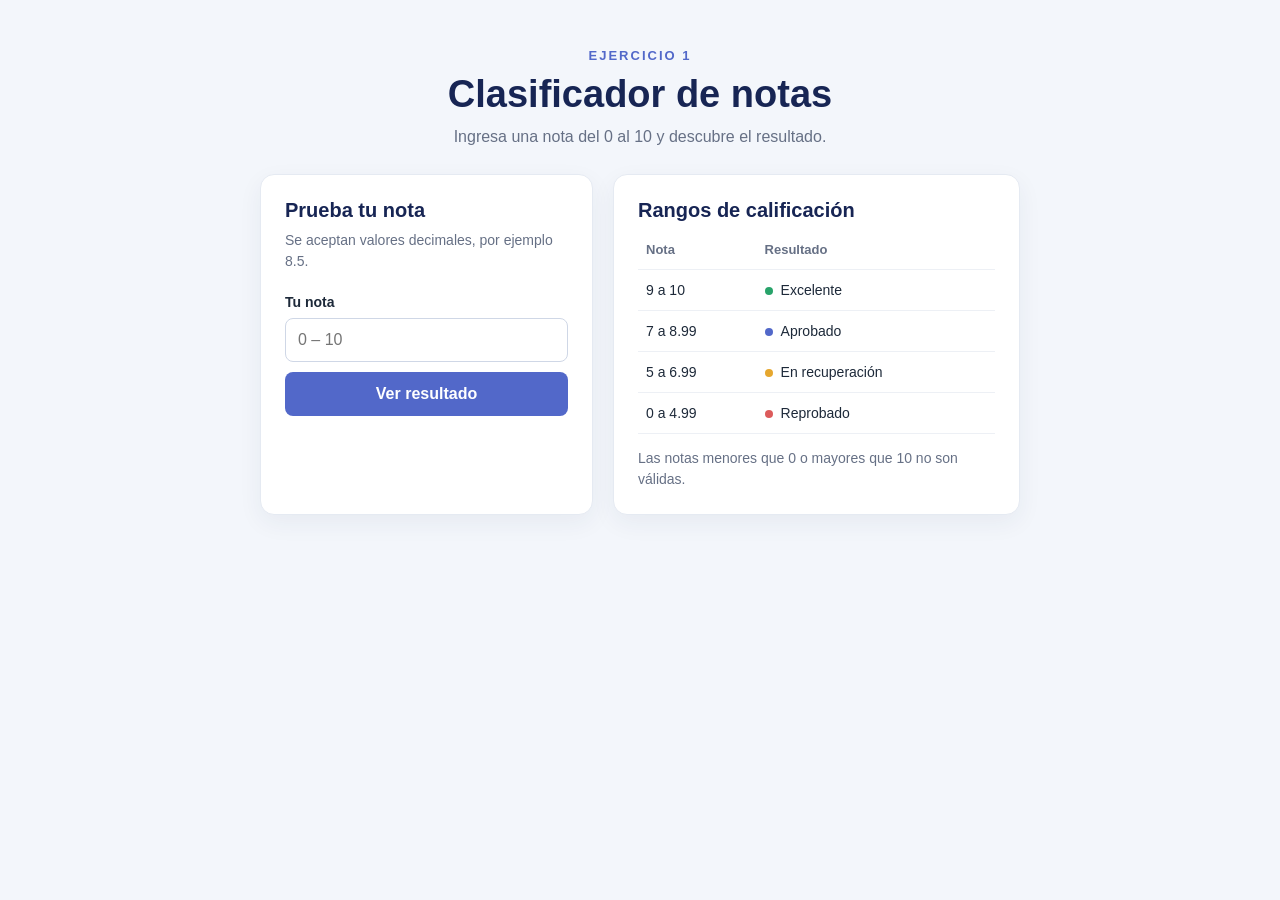
<file: ejercicio1/index.html>
<!DOCTYPE html>
<html lang="es">
<head>
    <meta charset="UTF-8">
    <meta name="viewport" content="width=device-width, initial-scale=1.0">
    <title>Ejercicio 1 - Clasificador de notas</title>
    <link rel="stylesheet" href="styles.css">
    <script src="log.js" defer></script>
</head>
<body>
    <main class="pagina">
        <header class="encabezado">
            <p class="etiqueta">EJERCICIO 1</p>
            <h1>Clasificador de notas</h1>
            <p class="introduccion">Ingresa una nota del 0 al 10 y descubre el resultado.</p>
        </header>

        <div class="contenido">
            <section class="tarjeta practica" aria-labelledby="titulo-practica">
                <h2 id="titulo-practica">Prueba tu nota</h2>
                <p class="ayuda">Se aceptan valores decimales, por ejemplo 8.5.</p>
                <form id="formulario-nota">
                    <label for="nota">Tu nota</label>
                    <div class="controles">
                        <input id="nota" name="nota" type="number" min="0" max="10" step="any" placeholder="0 – 10" required>
                        <button type="submit">Ver resultado</button>
                    </div>
                </form>
                <p id="resultado" class="resultado" aria-live="polite"></p>
            </section>

            <section class="tarjeta" aria-labelledby="titulo-rangos">
                <h2 id="titulo-rangos">Rangos de calificación</h2>
                <table>
                    <thead>
                        <tr>
                            <th scope="col">Nota</th>
                            <th scope="col">Resultado</th>
                        </tr>
                    </thead>
                    <tbody>
                        <tr>
                            <td>9 a 10</td>
                            <td><span class="punto punto-verde"></span>Excelente</td>
                        </tr>
                        <tr>
                            <td>7 a 8.99</td>
                            <td><span class="punto punto-azul"></span>Aprobado</td>
                        </tr>
                        <tr>
                            <td>5 a 6.99</td>
                            <td><span class="punto punto-amarillo"></span>En recuperación</td>
                        </tr>
                        <tr>
                            <td>0 a 4.99</td>
                            <td><span class="punto punto-rojo"></span>Reprobado</td>
                        </tr>
                    </tbody>
                </table>
                <p class="nota-invalida">Las notas menores que 0 o mayores que 10 no son válidas.</p>
            </section>
        </div>

    </main>
</body>
</html>
</file>
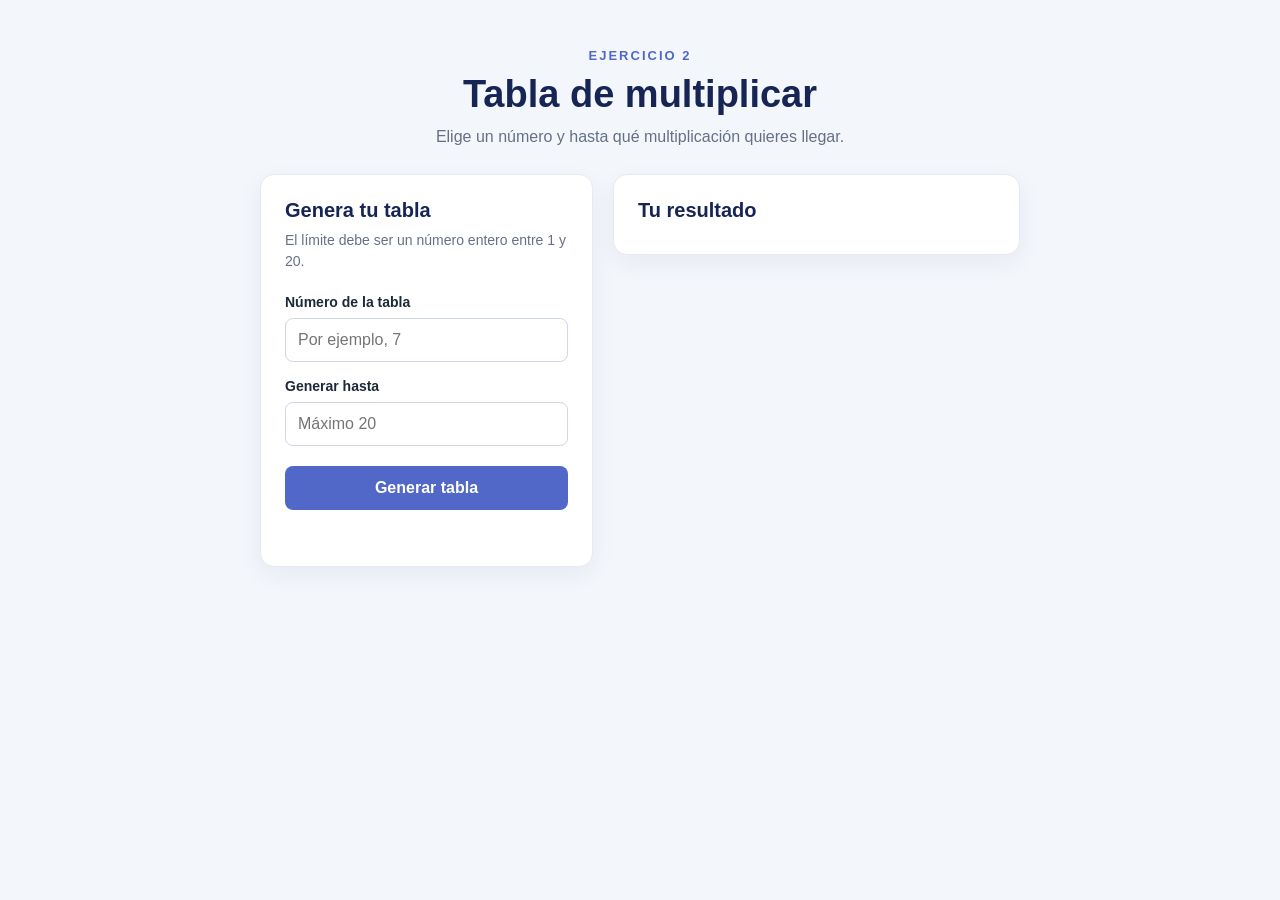
<file: ejercicio2/index.html>
<!DOCTYPE html>
<html lang="es">
<head>
    <meta charset="UTF-8">
    <meta name="viewport" content="width=device-width, initial-scale=1.0">
    <title>Ejercicio 2 - Tabla de multiplicar</title>
    <link rel="stylesheet" href="styles.css">
    <script src="log.js" defer></script>
</head>
<body>
    <main class="pagina">
        <header class="encabezado">
            <p class="etiqueta">EJERCICIO 2</p>
            <h1>Tabla de multiplicar</h1>
            <p class="introduccion">Elige un número y hasta qué multiplicación quieres llegar.</p>
        </header>

        <div class="contenido">
            <section class="tarjeta practica" aria-labelledby="titulo-practica">
                <h2 id="titulo-practica">Genera tu tabla</h2>
                <p class="ayuda">El límite debe ser un número entero entre 1 y 20.</p>
                <form id="formulario-tabla">
                    <label for="numero">Número de la tabla</label>
                    <input id="numero" name="numero" type="number" step="any" placeholder="Por ejemplo, 7" required>

                    <label for="hasta">Generar hasta</label>
                    <input id="hasta" name="hasta" type="number" min="1" max="20" step="1" placeholder="Máximo 20" required>

                    <button type="submit">Generar tabla</button>
                </form>
                <p id="mensaje" class="resultado" aria-live="polite"></p>
            </section>

            <section class="tarjeta tabla-tarjeta" aria-labelledby="titulo-resultado">
                <h2 id="titulo-resultado">Tu resultado</h2>
                <div id="resultado" aria-live="polite"></div>
            </section>
        </div>

    </main>
</body>
</html>
</file>
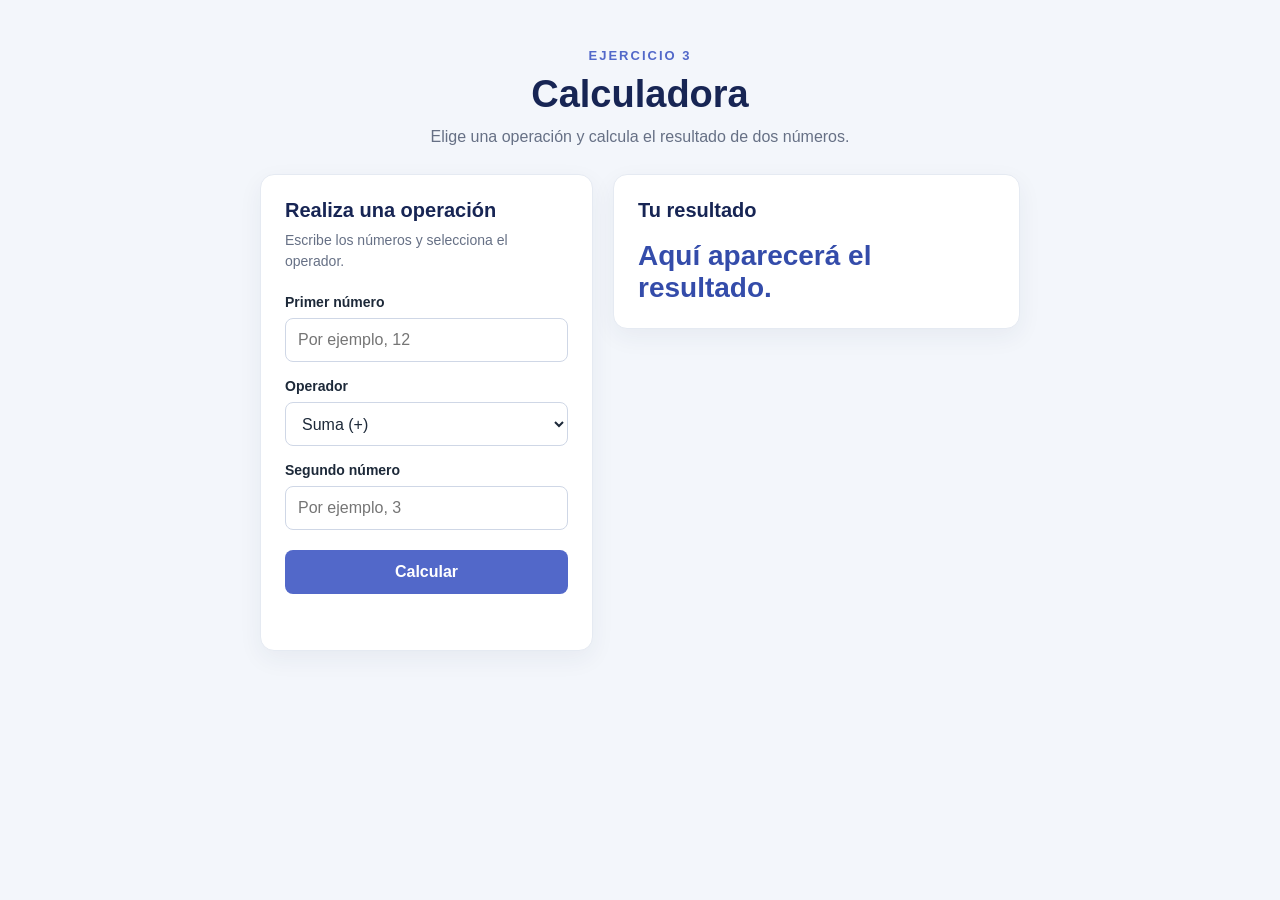
<file: ejercicio3/index.html>
<!DOCTYPE html>
<html lang="es">
<head>
    <meta charset="UTF-8">
    <meta name="viewport" content="width=device-width, initial-scale=1.0">
    <title>Ejercicio 3 - Calculadora</title>
    <link rel="stylesheet" href="styles.css">
    <script src="log.js" defer></script>
</head>
<body>
    <main class="pagina">
        <header class="encabezado">
            <p class="etiqueta">EJERCICIO 3</p>
            <h1>Calculadora</h1>
            <p class="introduccion">Elige una operación y calcula el resultado de dos números.</p>
        </header>

        <div class="contenido">
            <section class="tarjeta practica" aria-labelledby="titulo-calculadora">
                <h2 id="titulo-calculadora">Realiza una operación</h2>
                <p class="ayuda">Escribe los números y selecciona el operador.</p>
                <form id="formulario-calculadora">
                    <label for="numero-a">Primer número</label>
                    <input id="numero-a" name="numero-a" type="number" step="any" placeholder="Por ejemplo, 12" required>

                    <label for="operador">Operador</label>
                    <select id="operador" name="operador">
                        <option value="+">Suma (+)</option>
                        <option value="-">Resta (−)</option>
                        <option value="*">Multiplicación (×)</option>
                        <option value="/">División (÷)</option>
                    </select>

                    <label for="numero-b">Segundo número</label>
                    <input id="numero-b" name="numero-b" type="number" step="any" placeholder="Por ejemplo, 3" required>

                    <button type="submit">Calcular</button>
                </form>
                <p id="mensaje" class="resultado" aria-live="polite"></p>
            </section>

            <section class="tarjeta resultado-tarjeta" aria-labelledby="titulo-resultado">
                <h2 id="titulo-resultado">Tu resultado</h2>
                <p id="resultado" class="valor-resultado" aria-live="polite">Aquí aparecerá el resultado.</p>
            </section>
        </div>
    </main>
</body>
</html>
</file>
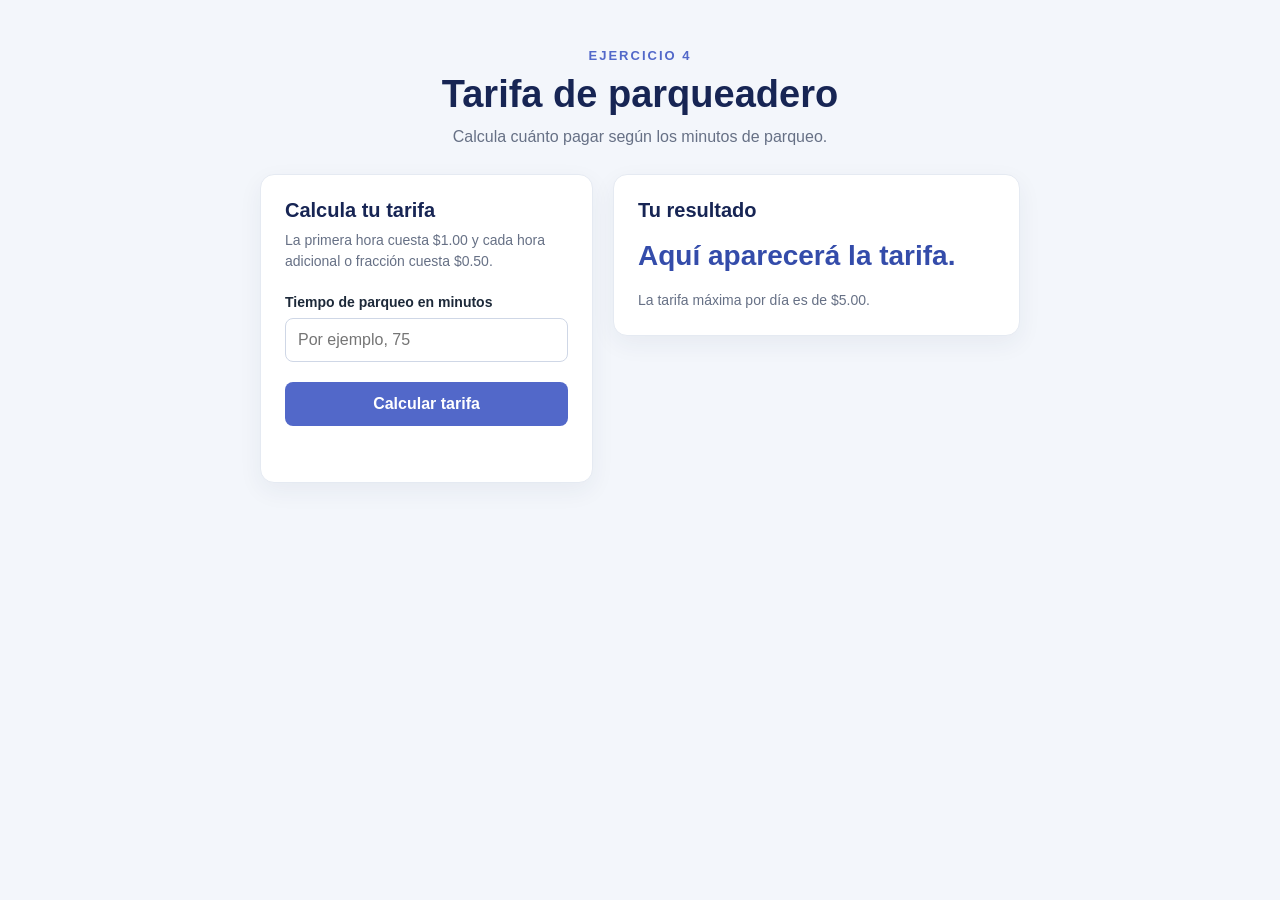
<file: ejercicio4/index.html>
<!DOCTYPE html>
<html lang="es">
<head>
    <meta charset="UTF-8">
    <meta name="viewport" content="width=device-width, initial-scale=1.0">
    <title>Ejercicio 4 - Tarifa de parqueadero</title>
    <link rel="stylesheet" href="styles.css">
    <script src="log.js" defer></script>
</head>
<body>
    <main class="pagina">
        <header class="encabezado">
            <p class="etiqueta">EJERCICIO 4</p>
            <h1>Tarifa de parqueadero</h1>
            <p class="introduccion">Calcula cuánto pagar según los minutos de parqueo.</p>
        </header>

        <div class="contenido">
            <section class="tarjeta practica" aria-labelledby="titulo-calculo">
                <h2 id="titulo-calculo">Calcula tu tarifa</h2>
                <p class="ayuda">La primera hora cuesta $1.00 y cada hora adicional o fracción cuesta $0.50.</p>
                <form id="formulario-parqueadero">
                    <label for="minutos">Tiempo de parqueo en minutos</label>
                    <input id="minutos" name="minutos" type="number" min="1" step="any" placeholder="Por ejemplo, 75" required>
                    <button type="submit">Calcular tarifa</button>
                </form>
                <p id="mensaje" class="resultado" aria-live="polite"></p>
            </section>

            <section class="tarjeta resultado-tarjeta" aria-labelledby="titulo-resultado">
                <h2 id="titulo-resultado">Tu resultado</h2>
                <p id="resultado" class="valor-resultado" aria-live="polite">Aquí aparecerá la tarifa.</p>
                <p id="detalle" class="detalle-resultado"></p>
                <p class="nota-maximo">La tarifa máxima por día es de $5.00.</p>
            </section>
        </div>
    </main>
</body>
</html>
</file>
<file: ejercicio1/styles.css>
* {
    box-sizing: border-box;
}

body {
    min-height: 100vh;
    margin: 0;
    padding: 48px 20px;
    background: #f3f6fb;
    color: #1d2939;
    font-family: Arial, sans-serif;
}

.pagina {
    width: min(100%, 760px);
    margin: 0 auto;
}

.encabezado {
    margin-bottom: 28px;
    text-align: center;
}

.etiqueta {
    margin: 0 0 10px;
    color: #5268c9;
    font-size: 13px;
    font-weight: bold;
    letter-spacing: 2px;
}

h1 {
    margin: 0;
    color: #172554;
    font-size: clamp(28px, 5vw, 38px);
}

.introduccion {
    margin: 12px 0 0;
    color: #667085;
    font-size: 16px;
}

.contenido {
    display: grid;
    grid-template-columns: 0.9fr 1.1fr;
    gap: 20px;
}

.tarjeta {
    padding: 24px;
    border: 1px solid #e5eaf2;
    border-radius: 14px;
    background: #fff;
    box-shadow: 0 8px 24px rgba(26, 44, 80, 0.06);
}

h2 {
    margin: 0 0 8px;
    color: #172554;
    font-size: 20px;
}

.ayuda,
.nota-invalida {
    color: #667085;
    font-size: 14px;
    line-height: 1.5;
}

.ayuda {
    margin: 0 0 22px;
}

label {
    display: block;
    margin-bottom: 8px;
    font-size: 14px;
    font-weight: bold;
}

.controles {
    display: grid;
    gap: 10px;
}

input,
button {
    width: 100%;
    min-height: 44px;
    border-radius: 8px;
    font: inherit;
}

input {
    padding: 10px 12px;
    border: 1px solid #cfd7e6;
    color: #1d2939;
}

input:focus {
    border-color: #5268c9;
    outline: 3px solid #e6eaff;
}

button {
    padding: 10px 14px;
    border: 0;
    background: #5268c9;
    color: #fff;
    cursor: pointer;
    font-weight: bold;
}

button:hover {
    background: #4054b0;
}

.resultado {
    min-height: 24px;
    margin: 16px 0 0;
    color: #344caa;
    font-weight: bold;
}

table {
    width: 100%;
    border-collapse: collapse;
    text-align: left;
}

th,
td {
    padding: 12px 8px;
    border-bottom: 1px solid #edf0f5;
}

th {
    color: #667085;
    font-size: 13px;
}

td {
    font-size: 14px;
}

.punto {
    display: inline-block;
    width: 8px;
    height: 8px;
    margin-right: 8px;
    border-radius: 50%;
}

.punto-verde {
    background: #28a36a;
}

.punto-azul {
    background: #5268c9;
}

.punto-amarillo {
    background: #e6a72e;
}

.punto-rojo {
    background: #dc5b5b;
}

.nota-invalida {
    margin: 14px 0 0;
}

.pie {
    margin-top: 22px;
    color: #667085;
    font-size: 13px;
    text-align: center;
}

code {
    color: #5268c9;
}

@media (max-width: 600px) {
    body {
        padding: 32px 16px;
    }

    .contenido {
        grid-template-columns: 1fr;
    }
}
</file>
<file: ejercicio2/styles.css>
* {
    box-sizing: border-box;
}

body {
    min-height: 100vh;
    margin: 0;
    padding: 48px 20px;
    background: #f3f6fb;
    color: #1d2939;
    font-family: Arial, sans-serif;
}

.pagina {
    width: min(100%, 760px);
    margin: 0 auto;
}

.encabezado {
    margin-bottom: 28px;
    text-align: center;
}

.etiqueta {
    margin: 0 0 10px;
    color: #5268c9;
    font-size: 13px;
    font-weight: bold;
    letter-spacing: 2px;
}

h1 {
    margin: 0;
    color: #172554;
    font-size: clamp(28px, 5vw, 38px);
}

.introduccion {
    margin: 12px 0 0;
    color: #667085;
    font-size: 16px;
}

.contenido {
    display: grid;
    grid-template-columns: 0.9fr 1.1fr;
    gap: 20px;
    align-items: start;
}

.tarjeta {
    padding: 24px;
    border: 1px solid #e5eaf2;
    border-radius: 14px;
    background: #fff;
    box-shadow: 0 8px 24px rgba(26, 44, 80, 0.06);
}

h2 {
    margin: 0 0 8px;
    color: #172554;
    font-size: 20px;
}

.ayuda {
    margin: 0 0 22px;
    color: #667085;
    font-size: 14px;
    line-height: 1.5;
}

label {
    display: block;
    margin: 16px 0 8px;
    font-size: 14px;
    font-weight: bold;
}

input,
button {
    width: 100%;
    min-height: 44px;
    border-radius: 8px;
    font: inherit;
}

input {
    padding: 10px 12px;
    border: 1px solid #cfd7e6;
    color: #1d2939;
}

input:focus {
    border-color: #5268c9;
    outline: 3px solid #e6eaff;
}

button {
    margin-top: 20px;
    padding: 10px 14px;
    border: 0;
    background: #5268c9;
    color: #fff;
    cursor: pointer;
    font-weight: bold;
}

button:hover {
    background: #4054b0;
}

.resultado {
    min-height: 20px;
    margin: 12px 0 0;
    color: #b42318;
    font-size: 14px;
}

.tabla-tarjeta table {
    width: 100%;
    margin-top: 12px;
    border-collapse: collapse;
    text-align: left;
}

.tabla-tarjeta th,
.tabla-tarjeta td {
    padding: 11px 8px;
    border-bottom: 1px solid #edf0f5;
}

.tabla-tarjeta th {
    color: #667085;
    font-size: 13px;
}

.tabla-tarjeta td {
    font-size: 14px;
}

.pie {
    margin-top: 22px;
    color: #667085;
    font-size: 13px;
    text-align: center;
}

code {
    color: #5268c9;
}

@media (max-width: 600px) {
    body {
        padding: 32px 16px;
    }

    .contenido {
        grid-template-columns: 1fr;
    }
}
</file>
<file: ejercicio3/styles.css>
* {
    box-sizing: border-box;
}

body {
    min-height: 100vh;
    margin: 0;
    padding: 48px 20px;
    background: #f3f6fb;
    color: #1d2939;
    font-family: Arial, sans-serif;
}

.pagina {
    width: min(100%, 760px);
    margin: 0 auto;
}

.encabezado {
    margin-bottom: 28px;
    text-align: center;
}

.etiqueta {
    margin: 0 0 10px;
    color: #5268c9;
    font-size: 13px;
    font-weight: bold;
    letter-spacing: 2px;
}

h1 {
    margin: 0;
    color: #172554;
    font-size: clamp(28px, 5vw, 38px);
}

.introduccion {
    margin: 12px 0 0;
    color: #667085;
    font-size: 16px;
}

.contenido {
    display: grid;
    grid-template-columns: 0.9fr 1.1fr;
    gap: 20px;
    align-items: start;
}

.tarjeta {
    padding: 24px;
    border: 1px solid #e5eaf2;
    border-radius: 14px;
    background: #fff;
    box-shadow: 0 8px 24px rgba(26, 44, 80, 0.06);
}

h2 {
    margin: 0 0 8px;
    color: #172554;
    font-size: 20px;
}

.ayuda {
    margin: 0 0 22px;
    color: #667085;
    font-size: 14px;
    line-height: 1.5;
}

label {
    display: block;
    margin: 16px 0 8px;
    font-size: 14px;
    font-weight: bold;
}

input,
select,
button {
    width: 100%;
    min-height: 44px;
    border-radius: 8px;
    font: inherit;
}

input,
select {
    padding: 10px 12px;
    border: 1px solid #cfd7e6;
    background: #fff;
    color: #1d2939;
}

input:focus,
select:focus {
    border-color: #5268c9;
    outline: 3px solid #e6eaff;
}

button {
    margin-top: 20px;
    padding: 10px 14px;
    border: 0;
    background: #5268c9;
    color: #fff;
    cursor: pointer;
    font-weight: bold;
}

button:hover {
    background: #4054b0;
}

.resultado {
    min-height: 20px;
    margin: 12px 0 0;
    color: #b42318;
    font-size: 14px;
}

.valor-resultado {
    margin: 18px 0 0;
    color: #344caa;
    font-size: 28px;
    font-weight: bold;
    overflow-wrap: anywhere;
}

@media (max-width: 600px) {
    body {
        padding: 32px 16px;
    }

    .contenido {
        grid-template-columns: 1fr;
    }
}
</file>
<file: ejercicio4/styles.css>
* {
    box-sizing: border-box;
}

body {
    min-height: 100vh;
    margin: 0;
    padding: 48px 20px;
    background: #f3f6fb;
    color: #1d2939;
    font-family: Arial, sans-serif;
}

.pagina {
    width: min(100%, 760px);
    margin: 0 auto;
}

.encabezado {
    margin-bottom: 28px;
    text-align: center;
}

.etiqueta {
    margin: 0 0 10px;
    color: #5268c9;
    font-size: 13px;
    font-weight: bold;
    letter-spacing: 2px;
}

h1 {
    margin: 0;
    color: #172554;
    font-size: clamp(28px, 5vw, 38px);
}

.introduccion {
    margin: 12px 0 0;
    color: #667085;
    font-size: 16px;
}

.contenido {
    display: grid;
    grid-template-columns: 0.9fr 1.1fr;
    gap: 20px;
    align-items: start;
}

.tarjeta {
    padding: 24px;
    border: 1px solid #e5eaf2;
    border-radius: 14px;
    background: #fff;
    box-shadow: 0 8px 24px rgba(26, 44, 80, 0.06);
}

h2 {
    margin: 0 0 8px;
    color: #172554;
    font-size: 20px;
}

.ayuda,
.nota-maximo {
    color: #667085;
    font-size: 14px;
    line-height: 1.5;
}

.ayuda {
    margin: 0 0 22px;
}

label {
    display: block;
    margin: 16px 0 8px;
    font-size: 14px;
    font-weight: bold;
}

input,
button {
    width: 100%;
    min-height: 44px;
    border-radius: 8px;
    font: inherit;
}

input {
    padding: 10px 12px;
    border: 1px solid #cfd7e6;
    color: #1d2939;
}

input:focus {
    border-color: #5268c9;
    outline: 3px solid #e6eaff;
}

button {
    margin-top: 20px;
    padding: 10px 14px;
    border: 0;
    background: #5268c9;
    color: #fff;
    cursor: pointer;
    font-weight: bold;
}

button:hover {
    background: #4054b0;
}

.resultado {
    min-height: 20px;
    margin: 12px 0 0;
    color: #b42318;
    font-size: 14px;
}

.valor-resultado {
    margin: 18px 0 0;
    color: #344caa;
    font-size: 28px;
    font-weight: bold;
    overflow-wrap: anywhere;
}

.detalle-resultado {
    margin: 10px 0 0;
    color: #667085;
    font-size: 14px;
}

.nota-maximo {
    margin: 18px 0 0;
}

@media (max-width: 600px) {
    body {
        padding: 32px 16px;
    }

    .contenido {
        grid-template-columns: 1fr;
    }
}
</file>
